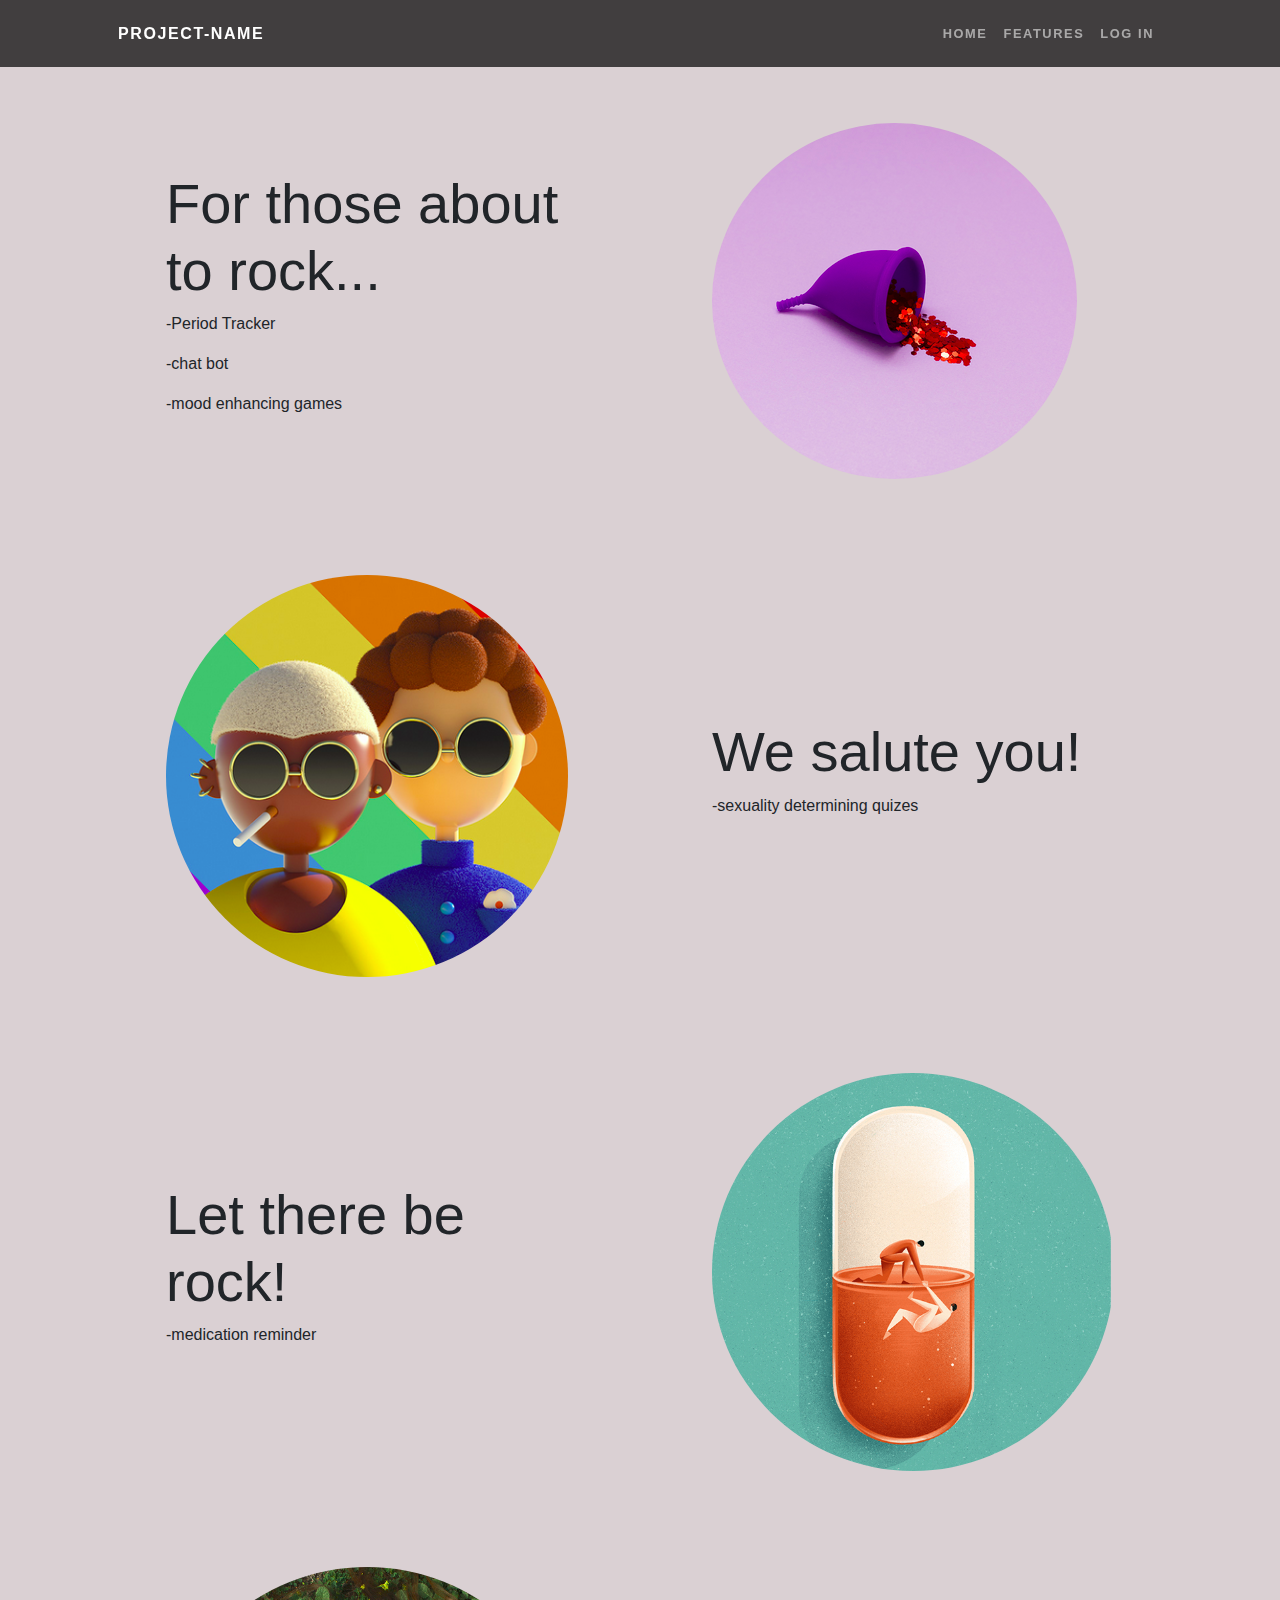
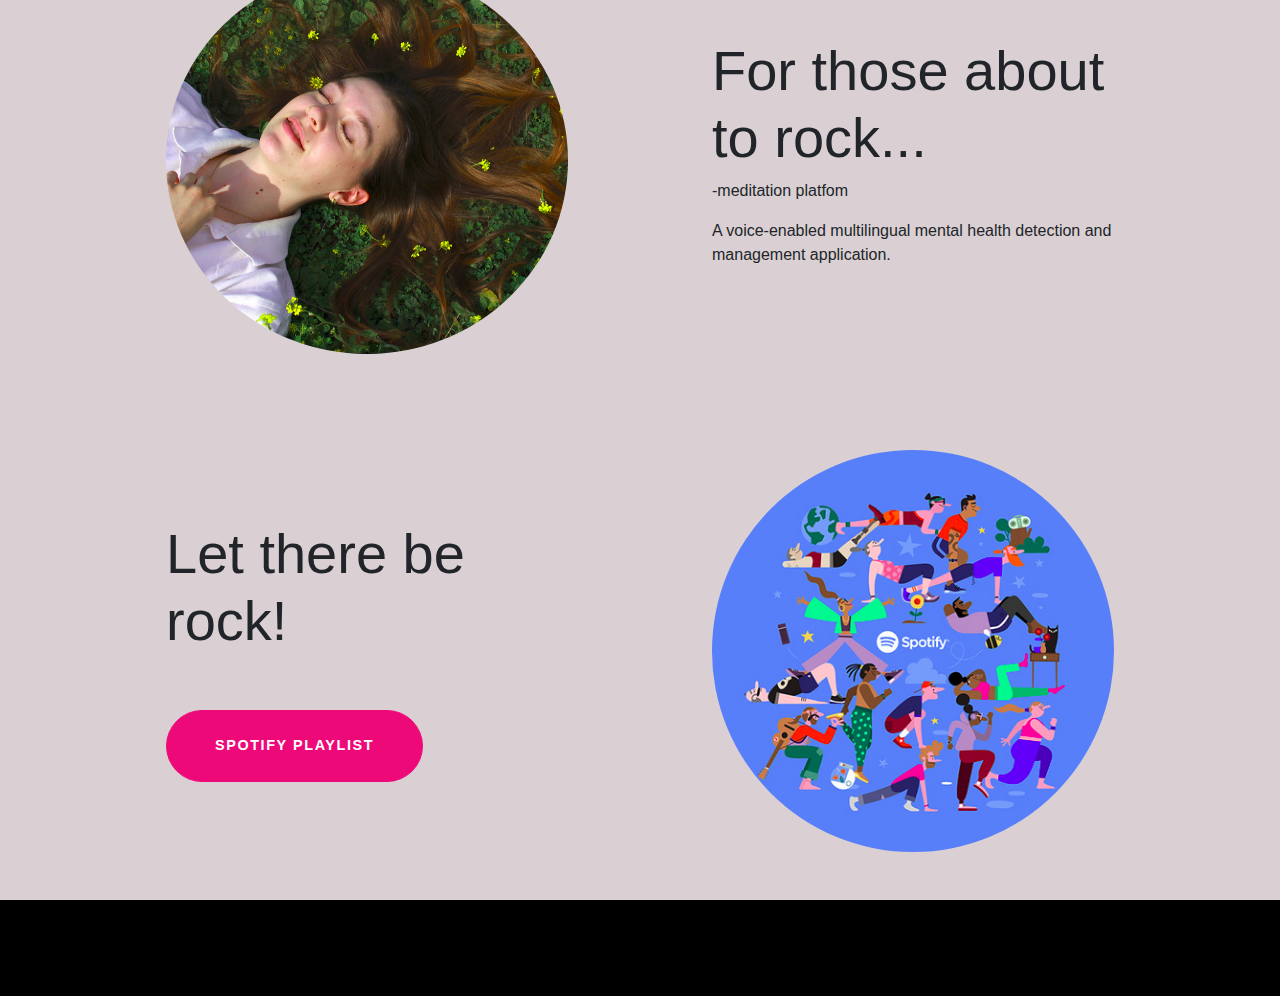
<file: features.html>
<!DOCTYPE html>
<html lan ='en'>
    <head>
        <link rel = "stylesheet" href="css/features.css"/>
    </head>
    <body style="background-color:rgb(218, 208, 211);"></body>
    <body id="page-top">
        <nav class="navbar navbar-expand-lg navbar-dark navbar-custom fixed-top">
            <div class="container px-5">
                <a class="navbar-brand" href="#page-top">project-name</a>
                <button class="navbar-toggler" type="button" data-bs-toggle="collapse" data-bs-target="#navbarResponsive" aria-controls="navbarResponsive" aria-expanded="false" aria-label="Toggle navigation"><span class="navbar-toggler-icon"></span></button>
                <div class="collapse navbar-collapse" id="navbarResponsive">
                    <ul class="navbar-nav ms-auto">
                        <li class="nav-item"><a class="nav-link" href="index.html">Home</a></li>
                        <li class="nav-item"><a class="nav-link" href="features.html">Features</a></li>
                        <li class="nav-item"><a class="nav-link" href="#!">Log In</a></li>
                    </ul>
                </div>
            </div>
        </nav>
        <!-- Content section 1-->
        <section id="scroll">
            <div class="container px-5">
                <div class="row gx-5 align-items-center">
                    <div class="col-lg-6 order-lg-2">
                        <div class="p-5"><img class="img-fluid rounded-circle" src="assets/img/5.png" alt="..." /></div>
                    </div>
                    <div class="col-lg-6 order-lg-1">
                        <div class="p-5">
                            <h2 class="display-4">For those about to rock...</h2>
                            <p>-Period Tracker</p>
                            <p>-chat bot</p>
                            <p>-mood enhancing games</p>
                        </div>
                    </div>
                </div>
            </div>
        </section>
        <!-- Content section 2-->
        <section>
            <div class="container px-5">
                <div class="row gx-5 align-items-center">
                    <div class="col-lg-6">
                        <div class="p-5"><img class="img-fluid rounded-circle" src="assets/img/Screenshot 2022-05-06 at 13-50-47 website.png" alt="..." /></div>
                    </div>
                    <div class="col-lg-6">
                        <div class="p-5">
                            <h2 class="display-4">We salute you!</h2>
                            <p>-sexuality determining quizes</p>
                        </div>
                    </div>
                </div>
            </div>
        </section>
        <!-- Content section 3-->
        <section>
            <div class="container px-5">
                <div class="row gx-5 align-items-center">
                    <div class="col-lg-6 order-lg-2">
                        <div class="p-5"><img class="img-fluid rounded-circle" src="assets/img/6.png" alt="..." /></div>
                    </div>
                    <div class="col-lg-6 order-lg-1">
                        <div class="p-5">
                            <h2 class="display-4">Let there be rock!</h2>
                            <p>-medication reminder</p>
                        </div>
                    </div>
                </div>
            </div>
        </section>
        <!-- Content section 4-->
        <section>
            <div class="container px-5">
                <div class="row gx-5 align-items-center">
                    <div class="col-lg-6">
                        <div class="p-5"><img class="img-fluid rounded-circle" src="assets/img/2.png" alt="..." /></div>
                    </div>
                    <div class="col-lg-6">
                        <div class="p-5">
                            <h2 class="display-4">For those about to rock...</h2>
                            <p>-meditation platfom</p>
                            <p>A voice-enabled multilingual mental health detection and management application.</p>
                        </div>
                    </div>
                </div>
            </div>
        </section>
        <!-- Content section 5-->
        <section>
            <div class="container px-5">
                <div class="row gx-5 align-items-center">
                    <div class="col-lg-6 order-lg-2">
                        <div class="p-5"><img class="img-fluid rounded-circle" src="assets/img/4.png" alt="..." /></div>
                    </div>
                    <div class="col-lg-6 order-lg-1">
                        <div class="p-5">
                            <h2 class="display-4">Let there be rock!</h2>
                            <a class="btn btn-primary btn-xl rounded-pill mt-5" href="playlist/index.html">SPOTIFY PLAYLIST</a>
                    </div>
                </div>
            </div>
        </section>
        <!--footer-->
        <footer class="py-5 bg-black">

        </footer>
    </body>
</html>
</file>
